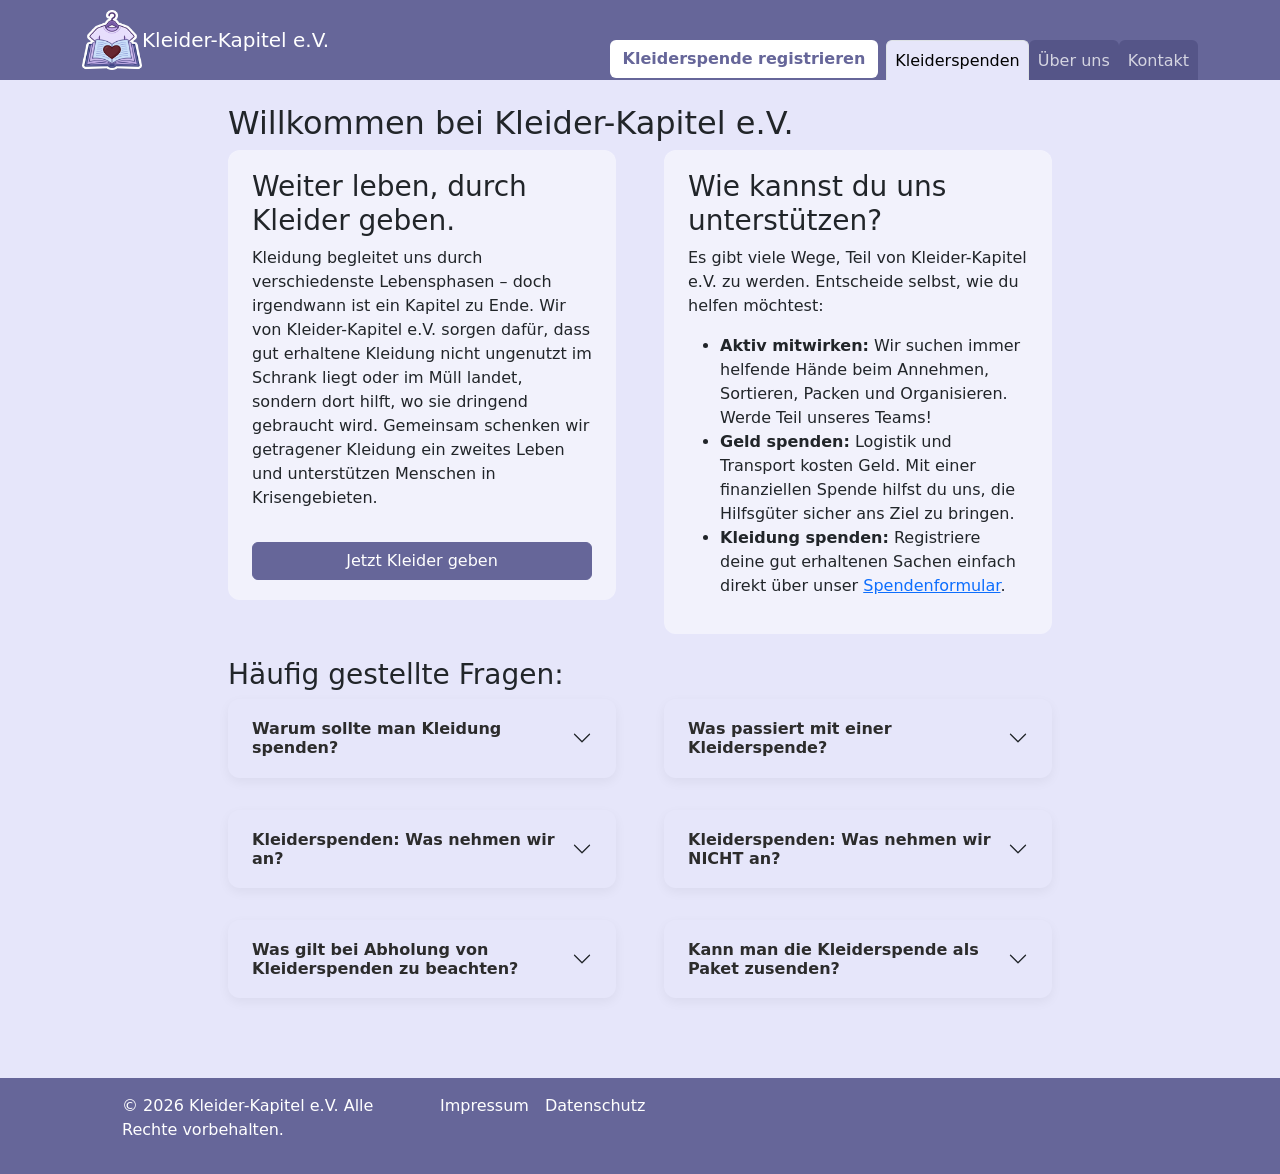
<file: index.html>
<!DOCTYPE html>
<html lang="de">
<head>
    <meta charset="UTF-8">
    <meta name="viewport" content="width=device-width, initial-scale=1.0">
    <title>Kleider-Kapitel</title>
    
    <link rel="apple-touch-icon" sizes="180x180" href="img/apple-touch-icon.png">
    <link rel="icon" type="image/png" sizes="32x32" href="img/favicon-32x32.png">
    <link rel="icon" type="image/png" sizes="16x16" href="img/favicon-16x16.png">
    <link rel="manifest" href="/site.webmanifest">
    <link href="https://cdn.jsdelivr.net/npm/bootstrap@5.3.8/dist/css/bootstrap.min.css" rel="stylesheet" integrity="sha384-sRIl4kxILFvY47J16cr9ZwB07vP4J8+LH7qKQnuqkuIAvNWLzeN8tE5YBujZqJLB" crossorigin="anonymous">
    <link rel="stylesheet" href="css/styles.css">
    <script src="js/script.js" defer></script>
</head>
<body>
    <header>
        <nav class="navbar navbar-expand-lg" style="background-color: #666699;">
            <div class="container">
                <a href="index.html">
                    <img src="img/logo-icon.png" alt="" height="60">
                </a>
                <a class="navbar-brand" href="index.html">Kleider-Kapitel e.V.</a>
                <button class="navbar-toggler" type="button" data-bs-toggle="collapse" data-bs-target="#navbarSupportedContent" aria-controls="navbarSupportedContent" aria-expanded="false" aria-label="Toggle navigation">
                    <span class="navbar-toggler-icon"></span>
                </button>
                <div class="collapse navbar-collapse" id="navbarSupportedContent">
                    <ul class="navbar-nav justify-content-end nav-tabs ms-auto mb-2 mb-lg-0">
                        <li class="nav-item me-2">
                            <a class="btn my-auto" style="background-color: white; color: #666699;" href="formular.html"><strong>Kleiderspende registrieren</strong></a>
                        </li>
                        <li class="nav-item">
                            <a class="nav-link active" aria-current="page" href="index.html">Kleiderspenden</a>
                        </li>
                        <li class="nav-item">
                            <a class="nav-link" href="ueber-uns.html">Über uns</a>
                        </li>
                        <li class="nav-item">
                            <a class="nav-link" href="kontakt.html">Kontakt</a>
                        </li>
                    </ul>
                </div>
            </div>
        </nav>
    </header>

    <main class="px-3">
        <div class="row justify-content-center">
            <div class="col-lg-8 mb-4">
                <h2>Willkommen bei Kleider-Kapitel e.V.</h2>

                <!-- OBERE REIHE: zwei Textblöcke nebeneinander -->
                <div class="row gx-5 mb-4">
                    <div class="col-lg-6">
                        <div id="motto">
                            <h3>Weiter leben, durch Kleider geben.</h3>
                            <p>Kleidung begleitet uns durch verschiedenste Lebensphasen – doch irgendwann ist ein Kapitel zu Ende. Wir von Kleider-Kapitel e.V. sorgen dafür, dass gut erhaltene Kleidung nicht ungenutzt im Schrank liegt oder im Müll landet, sondern dort hilft, wo sie dringend gebraucht wird. Gemeinsam schenken wir getragener Kleidung ein zweites Leben und unterstützen Menschen in Krisengebieten.</p>
                            <a href="formular.html" class="btn btn-primary w-100 mt-3">Jetzt Kleider geben</a>
                        </div>
                    </div>
                    <div class="col-lg-6">
                        <div id="unterstuetzung">
                            <h3>Wie kannst du uns unterstützen?</h3>
                            <p>Es gibt viele Wege, Teil von Kleider-Kapitel e.V. zu werden. Entscheide selbst, wie du helfen möchtest:</p>
                            <ul>
                                <li><strong>Aktiv mitwirken:</strong> Wir suchen immer helfende Hände beim Annehmen, Sortieren, Packen und Organisieren. Werde Teil unseres Teams!</li>
                                <li><strong>Geld spenden:</strong> Logistik und Transport kosten Geld. Mit einer finanziellen Spende hilfst du uns, die Hilfsgüter sicher ans Ziel zu bringen.</li>
                                <li><strong>Kleidung spenden:</strong> Registriere deine gut erhaltenen Sachen einfach direkt über unser <a href="formular.html">Spendenformular</a>.</li>
                            </ul>
                        </div>
                    </div>
                </div>

                <!-- UNTERE REIHE: sechs Accordions mit "FAQ" 2x3 -->
                <div class="row gx-5" id="faq">
                    <h3>Häufig gestellte Fragen:</h3>
                    <div class="col-lg-6 mb-3">
                        <div class="accordion accordion-flush">
                            <div class="accordion-item" style="background: transparent;">
                                <h3 class="accordion-header">
                                    <button class="accordion-button collapsed" type="button"
                                            data-bs-toggle="collapse" data-bs-target="#collapse-warum"
                                            style="background: transparent;">
                                        Warum sollte man Kleidung spenden?
                                    </button>
                                </h3>
                                <div id="collapse-warum" class="accordion-collapse collapse">
                                    <div class="accordion-body px-3">
                                        <h4>Neues Lebenskapitel für Kleider, durch weitergeben</h4>
                                        <p>Fast Fashion und ständiger Überkonsum sorgen dafür, dass unsere Kleiderschränke aus allen Nähten platzen. Kinder wachsen gefühlt über Nacht aus ihren Sachen heraus, und viele Kleidungsstücke liegen ungetragen im Regal.<br>
                                            Der Versuch, abgelegte Kleidung privat weiterzuverkaufen, kostet viel Zeit, Mühe und Nerven – und durch das riesige Angebot auf Secondhand-Plattformen bleibt man oft trotzdem darauf sitzen.<br>
                                            Deine Kleiderspende ist der einfachere und nachhaltigere Weg:<br>
                                            Du schaffst wieder Platz zu Hause, schonst Ressourcen und tust gleichzeitig etwas direkt Gutes für Menschen in Not.
                                        </p>
                                    </div>
                                </div>
                            </div>
                        </div>
                    </div>

                    <div class="col-lg-6 mb-3">
                        <div class="accordion accordion-flush">
                            <div class="accordion-item" style="background: transparent;">
                                <h3 class="accordion-header">
                                    <button class="accordion-button collapsed" type="button"
                                            data-bs-toggle="collapse" data-bs-target="#collapse-passiert"
                                            style="background: transparent;">
                                        Was passiert mit einer Kleiderspende?
                                    </button>
                                </h3>
                                <div id="collapse-passiert" class="accordion-collapse collapse">
                                    <div class="accordion-body p-3">
                                        <h4>Gespendete Kleidung durchläuft folgenden Prozess:</h4>
                                        <ul>
                                            <li><strong>Sortierung:</strong> Unsere ehrenamtlichen Vereinsmitglieder prüfen und sortieren jede Spende sorgfältig per Hand.</li>
                                            <li><strong>Einlagerung:</strong> Die Kleidung wird ordentlich und trocken in unserem Vereinslager aufbewahrt.</li>
                                            <li><strong>Verpackung &amp; Transport:</strong> Sobald ein Transport ansteht, verpacken wir die benötigten Sachen zielgerichtet und senden sie direkt in das jeweils ausgewählte Krisengebiet.</li>
                                        </ul>
                                        <p>So stellen wir sicher, dass deine Spende genau dort ankommt, wo sie am dringendsten benötigt wird.</p>
                                    </div>
                                </div>
                            </div>
                        </div>
                    </div>

                    <div class="col-lg-6 mb-3">
                        <div class="accordion accordion-flush">
                            <div class="accordion-item" style="background: transparent;">
                                <h3 class="accordion-header">
                                    <button class="accordion-button collapsed" type="button"
                                            data-bs-toggle="collapse" data-bs-target="#collapse-was"
                                            style="background: transparent;">
                                        Kleiderspenden: Was nehmen wir an?
                                    </button>
                                </h3>
                                <div id="collapse-was" class="accordion-collapse collapse">
                                    <div class="accordion-body p-3">
                                        <h4>Das können wir annehmen:</h4>
                                        <p>Damit deine Kleidung schnell bei den betroffenen Menschen ankommt, hilft uns eine passgenaue Spende. Wir freuen uns über:</p>
                                        <ul>
                                            <li><strong>Bekleidung</strong>: Damen-, Herren- und Kinderkleidung für jede Jahreszeit.</li>
                                            <li><strong>Accessoires</strong>: Gürtel, Mützen, Hüte, Schals, Krawatten u. Ä.</li>
                                            <li><strong>Schuhe</strong>: Nur paarweise (am besten zusammengebunden).</li>
                                            <li><strong>Decken</strong>: Sauber und gut erhalten.</li>
                                        </ul>
                                        <p><strong><em>Wichtige Grundregel: Bitte spende nur Sachen, die sauber, trocken und funktionsfähig sind – so, wie du sie auch deinen Freunden weitergeben würdest.</em></strong></p>
                                        <h5>So verpackst du deine Spende richtig:</h5>
                                        <p>Bitte gib deine Kleidung sicher verpackt in stabilen Kartons, Säcken oder Tüten bei uns ab. Das erleichtert uns den Transport und schützt die Sachen vor Schmutz und Feuchtigkeit.</p>
                                    </div>
                                </div>
                            </div>
                        </div>
                    </div>

                    
                    <div class="col-lg-6 mb-3">
                        <div class="accordion accordion-flush">
                            <div class="accordion-item" style="background: transparent;">
                                <h3 class="accordion-header">
                                    <button class="accordion-button collapsed" type="button"
                                            data-bs-toggle="collapse" data-bs-target="#collapse-nicht"
                                            style="background: transparent;">
                                        Kleiderspenden: Was nehmen wir NICHT an?
                                    </button>
                                </h3>
                                <div id="collapse-nicht" class="accordion-collapse collapse">
                                    <div class="accordion-body p-3">
                                        <h4>Das können wir leider NICHT annehmen:</h4>
                                        <p>Aus hygienischen Gründen und wegen begrenzter Kapazitäten gibt es Dinge, die wir nicht annehmen können:</p>
                                        <ul>
                                            <li>Beschädigte Kleidung (z.B. mit Löchern, defekten Reißverschlüssen, fehlenden Knöpfen)</li>
                                            <li>Verschmutzte Kleidung</li>
                                            <li>Nasse/klamme Kleidung</li>
                                            <li>Kleidung, die nicht mehr tragbar ist</li>
                                            <li>Unterwäsche oder Socken</li>
                                            <li>Echtpelz</li>
                                            <li>Leder</li>
                                        </ul>
                                        <h6>Warum sind wir hier so streng?</h6>
                                        <p>Als ehrenamtlicher Verein haben wir weder die Ressourcen noch die Kapazitäten, Kleidung zu waschen oder zu reparieren. Zudem besteht bei feuchter Kleidung im Lager und beim Transport große Schimmelgefahr, wodurch auch gute Spenden unbrauchbar werden könnten.</p>
                                        <h6>Was tun mit kaputter oder stark verschlissener Kleidung?</h6>
                                        <p>Kleidung, die nicht mehr tragbar ist, gehört bitte nicht in die Spende. Entsorge stark beschädigte oder verschmutzte Textilien direkt im Hausmüll (Restmüll) oder bringe sie zu kommunalen Wertstoffhöfen zur Verwertung.</p>
                                    </div>
                                </div>
                            </div>
                        </div>
                    </div>

                    <div class="col-lg-6 mb-3">
                        <div class="accordion accordion-flush">
                            <div class="accordion-item" style="background: transparent;">
                                <h3 class="accordion-header">
                                    <button class="accordion-button collapsed" type="button"
                                            data-bs-toggle="collapse" data-bs-target="#collapse-abholung"
                                            style="background: transparent;">
                                        Was gilt bei Abholung von Kleiderspenden zu beachten?
                                    </button>
                                </h3>
                                <div id="collapse-abholung" class="accordion-collapse collapse">
                                    <div class="accordion-body p-3">
                                        <h4>Voraussetzungen und Hinweise bei Abholung per Sammelfahrzeug:</h4>
                                        <p>
                                            <ul>
                                                <li><strong>Sammelgebiet:</strong> Eine Abholung bieten wir aktuell ausschließlich für Adressen in unserem regionalen Sammelgebiet (Umkreis von 31415 Kleiderstadt) an.</li>
                                                <li><strong>Vorlaufzeit & Planung:</strong> Abholtermine lassen sich stets für die übernächste Woche buchen. Dieser Vorlauf erlaubt es uns, die Fahrrouten unserer Fahrzeuge optimal zusammenzulegen, CO₂-Emissionen zu minimieren und eine verlässliche Logistik zu garantieren.</li>
                                                <li><strong>Vorbereitung:</strong> Bitte verpacke die gespendete Kleidung sauber in Säcken oder Kartons. Unser Abholteam nimmt die Spende im gewählten Zeitfenster direkt an der Haustür entgegen.</li>
                                            </ul>
                                        </p>
                                    </div>
                                </div>
                            </div>
                        </div>
                    </div>

                    <div class="col-lg-6 mb-3">
                        <div class="accordion accordion-flush">
                            <div class="accordion-item" style="background: transparent;">
                                <h3 class="accordion-header">
                                    <button class="accordion-button collapsed" type="button"
                                            data-bs-toggle="collapse" data-bs-target="#collapse-paketspenden"
                                            style="background: transparent;">
                                        Kann man die Kleiderspende als Paket zusenden?
                                    </button>
                                </h3>
                                <div id="collapse-paketspenden" class="accordion-collapse collapse">
                                    <div class="accordion-body p-3">
                                        <h4>Kleiderspenden per Post können nicht angenommen werden</h4>
                                        <p>
                                            Als regional agierender Verein legen wir großen Wert auf eine nachhaltige und kosteneffiziente Logistik. Der Postversand würde hohe Portokosten verursachen und unnötigen CO₂-Ausstoß durch lange Transportwege erzeugen. Zudem können wir durch die persönliche Abgabe vor Ort sowie unsere gezielte Abholung im Sammelbereich die Qualität der Spenden direkt prüfen und die Weiterverteilung optimal planen.
                                        </p>
                                    </div>
                                </div>
                            </div>
                        </div>
                    </div>

                </div>

            </div>
        </div>
    </main>

    <footer class="px-3">
        <div class="row justify-content-center">
            <div class="col-md-3">
                <p>&copy; 2026 Kleider-Kapitel e.V. Alle Rechte vorbehalten.</p>
            </div>
            <div class="col-md-7">
                <nav>
                    <ul class="list-unstyled d-flex gap-3">
                        <li><a href="impressum.html">Impressum</a></li>
                        <li><a href="datenschutz.html">Datenschutz</a></li>
                    </ul>
                </nav>
            </div>
        </div>
    </footer>

    <script src="https://cdn.jsdelivr.net/npm/bootstrap@5.3.8/dist/js/bootstrap.bundle.min.js" integrity="sha384-FKyoEForCGlyvwx9Hj09JcYn3nv7wiPVlz7YYwJrWVcXK/BmnVDxM+D2scQbITxI" crossorigin="anonymous"></script>
</body>
</html>
</file>
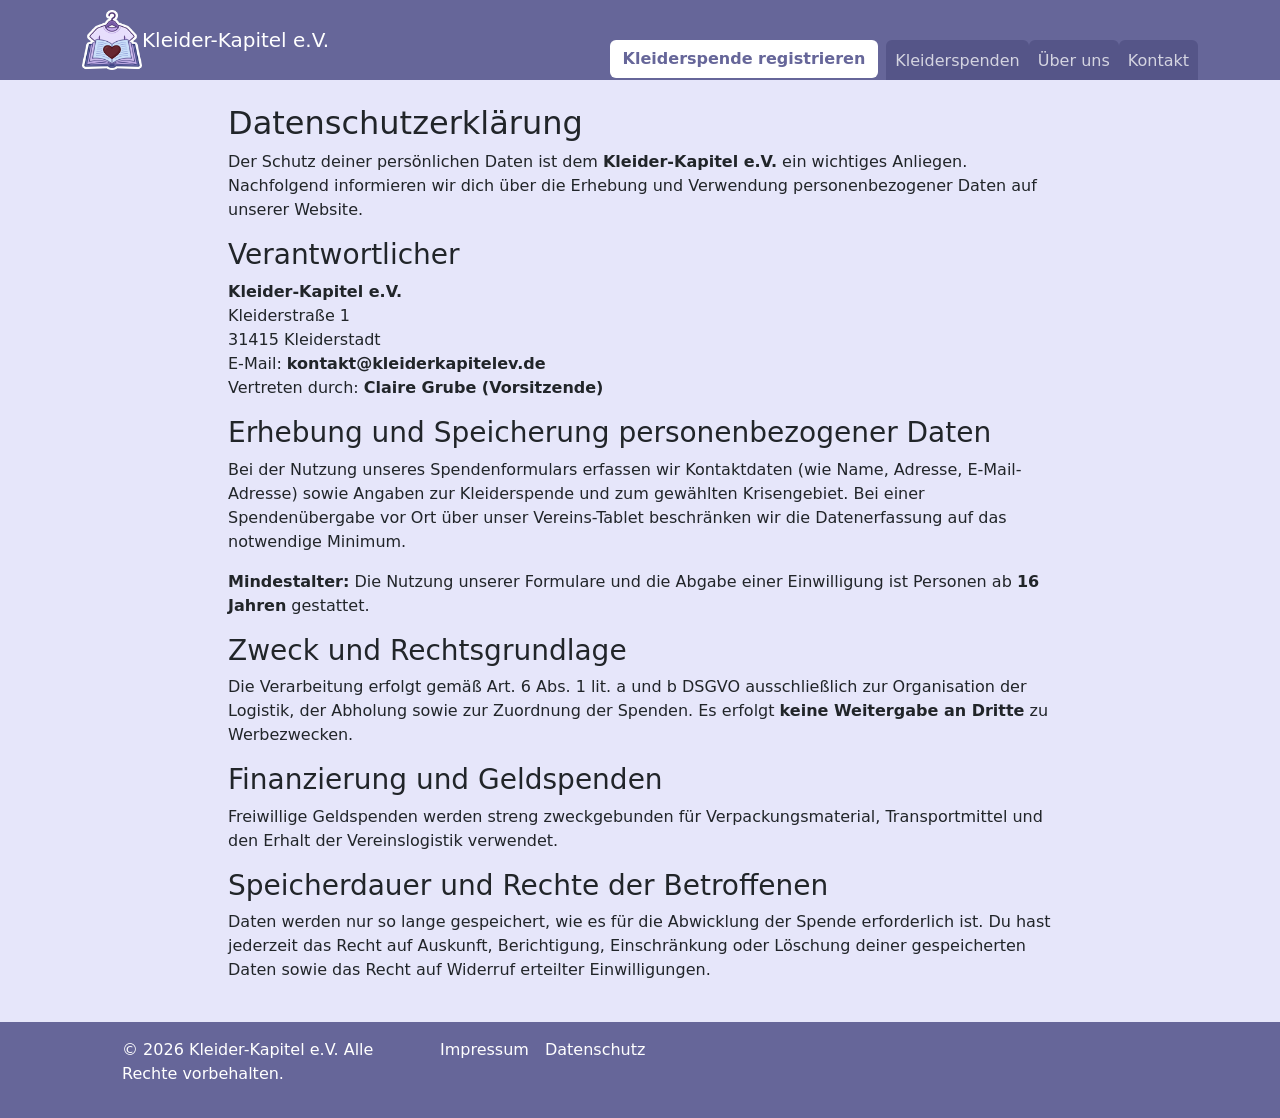
<file: datenschutz.html>
<!DOCTYPE html>
<html lang="de">
<head>
    <meta charset="UTF-8">
    <meta name="viewport" content="width=device-width, initial-scale=1.0">
    <title>Kleider-Kapitel</title>
    
    <link rel="apple-touch-icon" sizes="180x180" href="img/apple-touch-icon.png">
    <link rel="icon" type="image/png" sizes="32x32" href="img/favicon-32x32.png">
    <link rel="icon" type="image/png" sizes="16x16" href="img/favicon-16x16.png">
    <link rel="manifest" href="/site.webmanifest">
    <link href="https://cdn.jsdelivr.net/npm/bootstrap@5.3.8/dist/css/bootstrap.min.css" rel="stylesheet" integrity="sha384-sRIl4kxILFvY47J16cr9ZwB07vP4J8+LH7qKQnuqkuIAvNWLzeN8tE5YBujZqJLB" crossorigin="anonymous">
    <link rel="stylesheet" href="css/styles.css">
    <script src="js/script.js" defer></script>
</head>
<body>
    <header>
        <nav class="navbar navbar-expand-lg" style="background-color: #666699;">
            <div class="container">
                <a href="index.html">
                    <img src="img/logo-icon.png" alt="" height="60">
                </a>
                <a class="navbar-brand" href="index.html">Kleider-Kapitel e.V.</a>
                <button class="navbar-toggler" type="button" data-bs-toggle="collapse" data-bs-target="#navbarSupportedContent" aria-controls="navbarSupportedContent" aria-expanded="false" aria-label="Toggle navigation">
                    <span class="navbar-toggler-icon"></span>
                </button>
                <div class="collapse navbar-collapse" id="navbarSupportedContent">
                    <ul class="navbar-nav justify-content-end nav-tabs ms-auto mb-2 mb-lg-0">
                        <li class="nav-item me-2">
                            <a class="btn my-auto" style="background-color: white; color: #666699;" href="formular.html"><strong>Kleiderspende registrieren</strong></a>
                        </li>
                        <li class="nav-item">
                            <a class="nav-link" href="index.html">Kleiderspenden</a>
                        </li>
                        <li class="nav-item">
                            <a class="nav-link" href="ueber-uns.html">Über uns</a>
                        </li>
                        <li class="nav-item">
                            <a class="nav-link" href="kontakt.html">Kontakt</a>
                        </li>
                    </ul>
                </div>
            </div>
        </nav>
    </header>
    <main class="px-3">
        <div class="row justify-content-center">
            <div class="col-lg-8">
                <h2>Datenschutzerklärung</h2>
                <p>
                Der Schutz deiner persönlichen Daten ist dem <strong>Kleider-Kapitel e.V.</strong> ein wichtiges Anliegen. Nachfolgend informieren wir dich über die Erhebung und Verwendung personenbezogener Daten auf unserer Website.
                </p>

                <h3>Verantwortlicher</h3>
                <p>
                <strong>Kleider-Kapitel e.V.</strong><br>
                Kleiderstraße 1<br>
                31415 Kleiderstadt<br>
                E-Mail: <strong>kontakt@kleiderkapitelev.de</strong><br>
                Vertreten durch: <strong>Claire Grube (Vorsitzende)</strong>
                </p>

                <h3>Erhebung und Speicherung personenbezogener Daten</h3>
                <p>
                Bei der Nutzung unseres Spendenformulars erfassen wir Kontaktdaten (wie Name, Adresse, E-Mail-Adresse) sowie Angaben zur Kleiderspende und zum gewählten Krisengebiet. Bei einer Spendenübergabe vor Ort über unser Vereins-Tablet beschränken wir die Datenerfassung auf das notwendige Minimum.
                </p>
                <p>
                <strong>Mindestalter:</strong> Die Nutzung unserer Formulare und die Abgabe einer Einwilligung ist Personen ab <strong>16 Jahren</strong> gestattet.
                </p>

                <h3>Zweck und Rechtsgrundlage</h3>
                <p>
                Die Verarbeitung erfolgt gemäß Art. 6 Abs. 1 lit. a und b DSGVO ausschließlich zur Organisation der Logistik, der Abholung sowie zur Zuordnung der Spenden. Es erfolgt <strong>keine Weitergabe an Dritte</strong> zu Werbezwecken.
                </p>

                <h3>Finanzierung und Geldspenden</h3>
                <p>
                Freiwillige Geldspenden werden streng zweckgebunden für Verpackungsmaterial, Transportmittel und den Erhalt der Vereinslogistik verwendet.
                </p>

                <h3>Speicherdauer und Rechte der Betroffenen</h3>
                <p>
                Daten werden nur so lange gespeichert, wie es für die Abwicklung der Spende erforderlich ist. Du hast jederzeit das Recht auf Auskunft, Berichtigung, Einschränkung oder Löschung deiner gespeicherten Daten sowie das Recht auf Widerruf erteilter Einwilligungen.
                </p>
            </div>
        </div>
    </main>
    <footer class="px-3">
        <div class="row justify-content-center">
            <div class="col-md-3">
                <p>&copy; 2026 Kleider-Kapitel e.V. Alle Rechte vorbehalten.</p>
            </div>
            <div class="col-md-7">
                <nav>
                    <ul class="list-unstyled d-flex gap-3">
                        <li><a href="impressum.html">Impressum</a></li>
                        <li><a href="datenschutz.html">Datenschutz</a></li>
                    </ul>
                </nav>
            </div>
        </div>
    </footer>
    <script src="https://cdn.jsdelivr.net/npm/bootstrap@5.3.8/dist/js/bootstrap.bundle.min.js" integrity="sha384-FKyoEForCGlyvwx9Hj09JcYn3nv7wiPVlz7YYwJrWVcXK/BmnVDxM+D2scQbITxI" crossorigin="anonymous"></script>
</body>
</html>
</file>
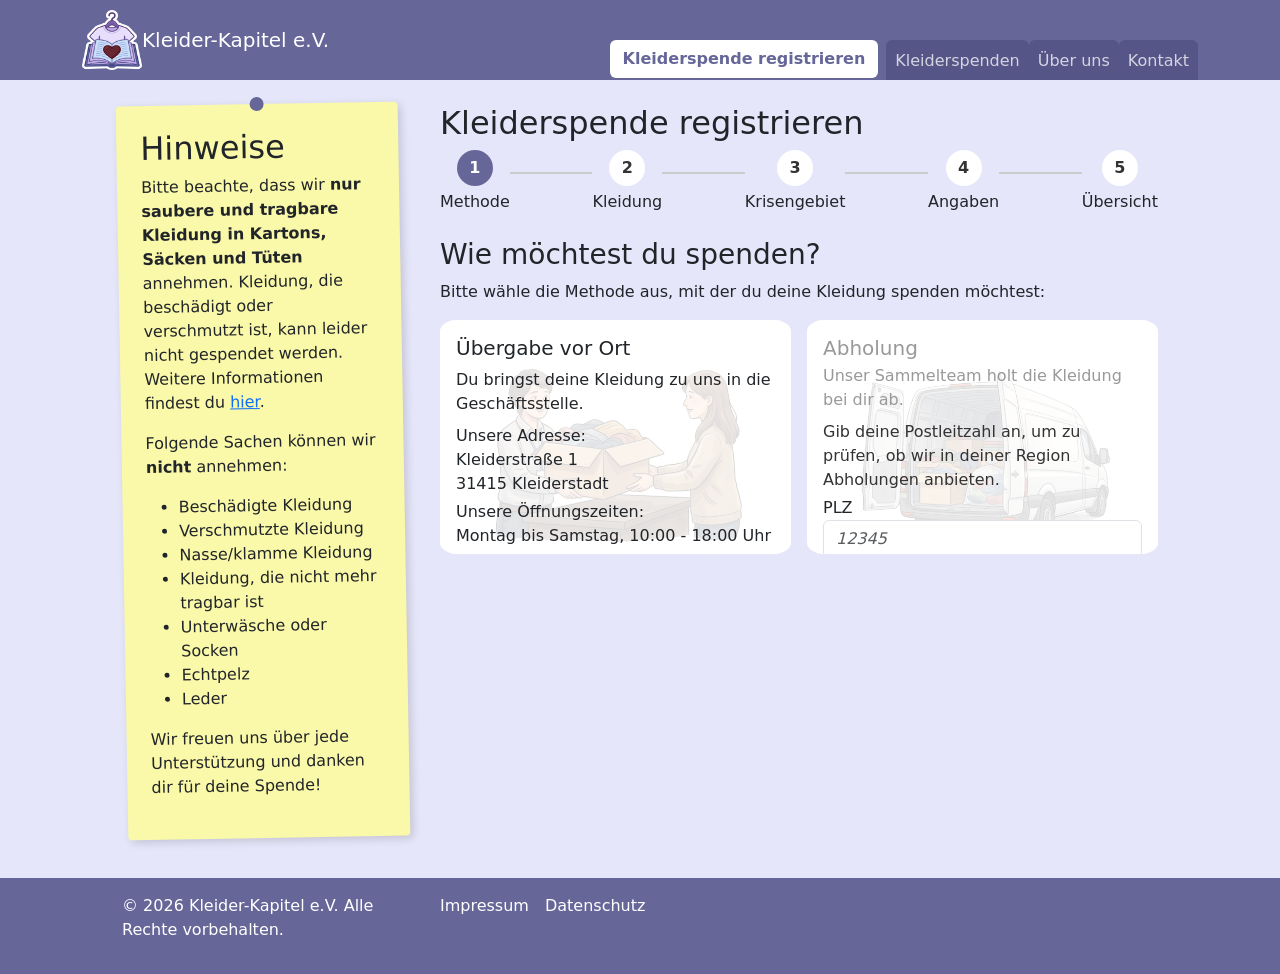
<file: formular.html>
<!DOCTYPE html>
<html lang="de">
<head>
    <meta charset="UTF-8">
    <meta name="viewport" content="width=device-width, initial-scale=1.0">
    <title>Kleider-Kapitel</title>
    
    <link rel="apple-touch-icon" sizes="180x180" href="img/apple-touch-icon.png">
    <link rel="icon" type="image/png" sizes="32x32" href="img/favicon-32x32.png">
    <link rel="icon" type="image/png" sizes="16x16" href="img/favicon-16x16.png">
    <link rel="manifest" href="/site.webmanifest">
    <link href="https://cdn.jsdelivr.net/npm/bootstrap@5.3.8/dist/css/bootstrap.min.css" rel="stylesheet" integrity="sha384-sRIl4kxILFvY47J16cr9ZwB07vP4J8+LH7qKQnuqkuIAvNWLzeN8tE5YBujZqJLB" crossorigin="anonymous">
    <link rel="stylesheet" href="css/styles.css">
    <script src="js/script.js" defer></script>
</head>
<body>
    <header>
        <nav class="navbar navbar-expand-lg" style="background-color: #666699;">
            <div class="container">
                <a href="index.html">
                    <img src="img/logo-icon.png" alt="" height="60">
                </a>
                <a class="navbar-brand" href="index.html">Kleider-Kapitel e.V.</a>
                <button class="navbar-toggler" type="button" data-bs-toggle="collapse" data-bs-target="#navbarSupportedContent" aria-controls="navbarSupportedContent" aria-expanded="false" aria-label="Toggle navigation">
                    <span class="navbar-toggler-icon"></span>
                </button>
                <div class="collapse navbar-collapse" id="navbarSupportedContent">
                    <ul class="navbar-nav justify-content-end nav-tabs ms-auto mb-2 mb-lg-0">
                        <li class="nav-item me-2">
                            <a class="btn my-auto" style="background-color: white; color: #666699;" href="formular.html"><strong>Kleiderspende registrieren</strong></a>
                        </li>
                        <li class="nav-item">
                            <a class="nav-link" href="index.html">Kleiderspenden</a>
                        </li>
                        <li class="nav-item">
                            <a class="nav-link" href="ueber-uns.html">Über uns</a>
                        </li>
                        <li class="nav-item">
                            <a class="nav-link" href="kontakt.html">Kontakt</a>
                        </li>
                    </ul>
                </div>
            </div>
        </nav>
    </header>
    <main class="px-3">
        <div class="row justify-content-center">
            <!-- HINWEIS-SEKTION -->
            <div class="col-lg-3 pe-4">
                <div class="d-lg-none mb-3">
                    <button class="btn btn-outline-secondary w-100" type="button" data-bs-toggle="collapse" data-bs-target="#hinweise-content">Hinweise ein-/ausblenden</button>
                </div>
                <div class="sticky-lg-top mb-3">
                    <div id="hinweise-content" class="collapse d-lg-block">
                    <h2>Hinweise</h2>
                    <p>Bitte beachte, dass wir <strong>nur saubere und tragbare Kleidung in Kartons, Säcken und Tüten</strong> annehmen. Kleidung, die beschädigt oder verschmutzt ist, kann leider nicht gespendet werden. Weitere Informationen findest du <a href="index.html#faq">hier</a>.</p>
                    <p>Folgende Sachen können wir <strong>nicht</strong> annehmen:</p>
                    <ul>
                        <li>Beschädigte Kleidung</li>
                        <li>Verschmutzte Kleidung</li>
                        <li>Nasse/klamme Kleidung</li>
                        <li>Kleidung, die nicht mehr tragbar ist</li>
                        <li>Unterwäsche oder Socken</li>
                        <li>Echtpelz</li>
                        <li>Leder</li>
                    </ul>
                    <p>Wir freuen uns über jede Unterstützung und danken dir für deine Spende!</p>
                    </div>
                </div>
            </div>

            <!-- REGISTRIERUNGSSEKTIONEN -->
            <div class="col-lg-7">
                <h2 id="regIP">Kleiderspende registrieren</h2>
                <h2 id="regDONE" style="display: none">Kleiderspende registriert</h2>
                <!-- FORTSCHRITTLEISTE -->
                <section id="Registrierungsschritte">
                    <div class="fortschrittsleiste" id="fortschrittsleiste">
                        <div class="schritt aktiv" id="schritt-1">
                            <div class="kreis">1</div>
                            <span>Methode</span>
                        </div>
                        <div class="linie"></div>
                        <div class="schritt gesperrt" id="schritt-2">
                            <div class="kreis">2</div>
                            <span>Kleidung</span>
                        </div>
                        <div class="linie"></div>
                        <div class="schritt gesperrt" id="schritt-3">
                            <div class="kreis">3</div>
                            <span>Krisengebiet</span>
                        </div>
                        <div class="linie"></div>
                        <div class="schritt gesperrt" id="schritt-4">
                            <div class="kreis">4</div>
                            <span>Angaben</span>
                        </div>
                         <div class="linie"></div>
                        <div class="schritt gesperrt" id="schritt-4">
                            <div class="kreis">5</div>
                            <span>Übersicht</span>
                        </div>
                    </div>
                </section>

                <!-- 1) SPENDENMETHODE -->
                <section id="sektion-spendemethode">
                    <h3>Wie möchtest du spenden?</h3>
                    <p>Bitte wähle die Methode aus, mit der du deine Kleidung spenden möchtest:</p>
                    <div class="row g-3">
                        <div class="col-12 col-md-6"> 
                            <div class="card h-100 card-spendenmethode card-uebergabe" onclick="waehleAbgabe()" style="cursor: pointer;">
                                <div class="card-body">
                                    <h5 class="card-title">Übergabe vor Ort</h5>
                                    <p class="card-text mb-2">Du bringst deine Kleidung zu uns in die Geschäftsstelle.</p>
                                    <p class="card-text mb-1">Unsere Adresse: <br>Kleiderstraße 1 <br>31415 Kleiderstadt</p>
                                    <p class="card-text mb-0">Unsere Öffnungszeiten: <br>Montag bis Samstag, 10:00 - 18:00 Uhr</p>
                                </div>
                            </div>
                        </div>
                        <div class="col-12 col-md-6">
                            <div class="card h-100 card-spendenmethode card-abholung disabled-card" id="abholkarte" onclick="waehleAbholung()" style="cursor: pointer;">
                                <div class="card-body">
                                    <h5 class="card-title mb-1">Abholung</h5>
                                    <p class="card-text mb-2">Unser Sammelteam holt die Kleidung bei dir ab.</p>
                                    <p class="card-text mb-1" id="plzHinweis">Gib deine Postleitzahl an, um zu prüfen, ob wir in deiner Region Abholungen anbieten.</p>
                                    <div>
                                        <label for="plz" class="form-label mb-0" >PLZ</label>
                                        <input type="text" class="form-control" id="plz" placeholder="12345" maxlength="5" oninput="pruefePLZ()" onclick="event.stopPropagation()" onkeydown="if(event.key === 'Enter' && !document.getElementById('abholkarte').classList.contains('disabled-card')) waehleAbholung()">
                                    </div>
                                </div>
                            </div>
                        </div>
                    </div>
                </section>
            
                <!-- 2) KLEIDERARTEN -->
                <section id="sektion-art" style="display: none;">
                    <h3>Was möchtest du spenden?</h3>
                    <p>Bitte wähle den Umfang sowie die Art der Kleidung aus, die du spenden möchtest und bestätige deine Eingabe mit <em>Weiter</em>.</p>
                    <h6>Wie viele Karton und/oder Säcke möchtest du spenden?</h6>
                    <div class="row g-2">    
                        <div class="col-12 col-md-6">
                            <label for="kartons" class="form-label">Anzahl der Kartons:</label>
                            <select class="form-select mb-0" id="kartons" onchange="pruefeUmfang()">
                                <option value="0">0 Kartons</option>
                                <option value="1-2">1 bis 2 Kartons</option>
                                <option value="3-4">3 bis 4 Kartons</option>
                                <option value=">5">Mehr als 5 Kartons</option>
                            </select>
                        </div>
                         <div class="col-12 col-md-6">
                            <label for="saecke" class="form-label">Anzahl der Säcke:</label>
                            <select class="form-select mb-0" id="saecke" onchange="pruefeUmfang()">
                                <option value="0">0 Säcke</option>
                                <option value="1-2">1 bis 2 Säcke</option>
                                <option value="3-4">3 bis 4 Säcke</option>
                                <option value=">5">Mehr als 5 Säcke</option>
                            </select>
                        </div>
                    </div>
                    <h6>Welche Kleiderart(en) möchtest du spenden? (Mehrfachauswahl möglich)</h6>
                        <div class="row g-3">
                            <div class="col-6 col-md-4">
                                <div class="card h-100 card-kleiderart card-herrenbekleidung" onclick="toggleAuswahl(this)" style="cursor: pointer;">
                                    <div class="card-body">
                                        <h5 class="card-title">Herren&shy;bekleidung</h5>
                                    </div>
                                </div>
                            </div>
                            <div class="col-6 col-md-4">
                                <div class="card h-100 card-kleiderart card-damenbekleidung" onclick="toggleAuswahl(this)" style="cursor: pointer;">
                                    <div class="card-body">
                                        <h5 class="card-title">Damen&shy;bekleidung</h5>
                                    </div>
                                </div>
                            </div>
                            <div class="col-6 col-md-4">
                                <div class="card h-100 card-kleiderart card-kinderbekleidung" onclick="toggleAuswahl(this)" style="cursor: pointer;">
                                    <div class="card-body">
                                        <h5 class="card-title">Kinder&shy;bekleidung</h5>
                                    </div>
                                </div>
                            </div> 
                            <div class="col-6 col-md-4">
                                <div class="card h-100 card-kleiderart card-accessoires" onclick="toggleAuswahl(this)" style="cursor: pointer;">
                                    <div class="card-body">
                                        <h5 class="card-title">Accessoires</h5>
                                    </div>
                                </div>
                            </div>
                            <div class="col-6 col-md-4">
                                <div class="card h-100 card-kleiderart card-schuhe" onclick="toggleAuswahl(this)" style="cursor: pointer;">
                                    <div class="card-body">
                                        <h5 class="card-title">Schuhe</h5>
                                    </div>
                                </div>
                            </div>  
                            <div class="col-6 col-md-4">
                                <div class="card h-100 card-kleiderart card-decken" onclick="toggleAuswahl(this)" style="cursor: pointer;">
                                    <div class="card-body">
                                        <h5 class="card-title">Decken</h5>
                                    </div>
                                </div>
                            </div>
                        </div> <!-- row mit Karten -->
                        <div class="row mt-3">
                            <div class="d-grid gap-2 d-md-flex justify-content-md-between">
                                <button type="button" onclick="zurueckZuSpendemethode()" style="cursor:pointer;" class="btn btn-primary">Zurück</button>
                                <button type="button" onclick="weiterZuKrisengebiet()" id="btn-weiter-krisengebiet" style="cursor:pointer;" disabled class="btn btn-primary">Weiter</button>
                            </div>
                        </div> <!-- row mit Buttons -->
                    
                </section>

                <!-- 3) KRISENGEBIET -->
                <section id="sektion-krisengebiet" style="display: none;">
                    <h3>Wohin soll deine Spende gehen?</h3>
                    <p>Bitte wähle das Krisengebiet aus, in das du deine Kleidung spenden möchtest und bestätige deine Eingabe mit <em>Weiter</em>.</p>
                        <div class="row g-3">
                            <div class="col-6 col-md-4">
                                <div class="card h-100 card-krisengebiet card-krisengebiet-deutschland" onclick="waehleKrisengebiet(this)" style="cursor: pointer;">
                                    <div class="card-body">
                                        <h5 class="card-title">Deutschland</h5>
                                    </div>
                                </div>
                            </div>
                            <div class="col-6 col-md-4">
                                <div class="card h-100 card-krisengebiet card-krisengebiet-ukraine" onclick="waehleKrisengebiet(this)" style="cursor: pointer;">
                                    <div class="card-body">
                                        <h5 class="card-title">Ukraine</h5>
                                    </div>
                                </div>
                            </div>
                            <div class="col-6 col-md-4">
                                <div class="card h-100 card-krisengebiet card-krisengebiet-syrien" onclick="waehleKrisengebiet(this)" style="cursor: pointer;">
                                    <div class="card-body">
                                        <h5 class="card-title">Syrien</h5>
                                    </div>
                                </div>
                            </div>
                            <div class="col-6 col-md-4">
                                <div class="card h-100 card-krisengebiet card-krisengebiet-afghanistan" onclick="waehleKrisengebiet(this)" style="cursor: pointer;">
                                    <div class="card-body">
                                        <h5 class="card-title">Afghanistan</h5>
                                    </div>
                                </div>
                            </div>
                            <div class="col-6 col-md-4">
                                <div class="card h-100 card-krisengebiet card-krisengebiet-sudan" onclick="waehleKrisengebiet(this)" style="cursor: pointer;">
                                    <div class="card-body">
                                        <h5 class="card-title">Sudan</h5>
                                    </div>
                                </div>
                            </div>
                            <div class="col-6 col-md-4">
                                <div class="card h-100 card-krisengebiet card-krisengebiet-egal" onclick="waehleKrisengebiet(this)" style="cursor: pointer;">
                                    <div class="card-body">
                                        <h5 class="card-title">Keine Angabe</h5>
                                        <p class="card-text">Verein soll entscheiden</p>
                                    </div>
                                </div>
                            </div>
                        </div> <!-- row mit Karten -->
                        <div class="row mt-3">
                            <div class="d-grid gap-2 d-md-flex justify-content-md-between">
                                <button type="button" onclick="zurueckZuArt()" style="cursor:pointer;" class="btn btn-primary">Zurück</button>
                                <button type="button" onclick="weiterZuAngaben()" id="btn-weiter-angaben" style="cursor:pointer;" disabled class="btn btn-primary">Weiter</button>
                            </div>
                        </div> <!-- row mit Buttons --> 
  
                </section>

                <!-- 4) PERSÖNLICHE ANGABEN -->
                    
                <section id="sektion-angaben" style="display: none;">
                    <h3>Persönliche Angaben</h3>
                    <p>Bitte gib deine Daten ein. Pflichtfelder sind mit einem Sternchen (*) versehen.</p>
                    <p>Hinweis zum Datenschutz:</strong> Deine Kontaktdaten verwenden wir ausschließlich für Rückfragen zu deiner Kleiderspende sowie zur Zusendung deiner Spendenbestätigung. Wir geben deine Daten niemals an Dritte weiter.</p>
                    <div class="mb-3" >
                        <label for="vorname" class="form-label">Vorname*</label>
                        <input type="text" class="form-control" id="vorname" placeholder="Vorname" oninput="toggleWeiterButton()">
                    </div>
                    <div class="mb-3">
                        <label for="name" class="form-label">Nachname*</label>
                        <input type="text" class="form-control" id="name" placeholder="Nachname" oninput="toggleWeiterButton()">
                    </div>
                    <div class="mb-3">
                        <label for="email" class="form-label">E-Mail-Adresse*</label>
                        <input type="email" class="form-control" id="email" placeholder="E-Mail-Adresse" oninput="toggleWeiterButton()">
                        <div class="invalid-feedback">Bitte gib eine gültige E-Mail-Adresse ein (z.B. name@beispiel.de).</div>
                    </div>
                    <div id="abholangaben" style="display: none;">
                        <div class="row">
                            <h6>Abholadresse</h6>
                            <div class="col-md-8 mb-3">
                                <label for="straße" class="form-label">Straße*</label>
                                <input type="text" class="form-control" id="straße" placeholder="Straße" oninput="toggleWeiterButton()">
                            </div>
                            <div class="col-md-4 mb-3">
                                <label for="hausnummer" class="form-label">Hausnummer*</label>
                                <input type="text" class="form-control" id="hausnummer" placeholder="Hausnummer" oninput="toggleWeiterButton()">
                            </div>
                            <div class="col-md-8 mb-3">
                                <label for="adresszusatz" class="form-label">Adresszusatz</label>
                                <input type="text" class="form-control" id="adresszusatz" placeholder="optional: Adresszusatz, z.B. Etage, c/o...">
                            </div>
                            <div class="col-md-4 mb-3">
                                <label for="telnummer" class="form-label">Telefon-/Mobilfunknummer</label>
                                <input type="text" class="form-control" id="telnummer" placeholder="optional für Rückfragen am Abholtag">
                            </div>
                            <div class="col-md-4 mb-3">
                                <label for="abholplz" class="form-label">PLZ*</label>
                                <input type="text" class="form-control" id="abholplz" placeholder="PLZ" maxlength="5" oninput="toggleWeiterButton(); pruefeAbholPLZ()">
                                <div id="fehlerAbholPLZ" class="form-text" style="color: red; display: none;">Die Abholadresse muss im Raum 31... liegen.</div>
                            </div>
                            <div class="col-md-8 mb-3">
                                <label for="abholort" class="form-label">Ort*</label>
                                <input type="text" class="form-control" id="abholort" placeholder="Ort" oninput="toggleWeiterButton()">
                            </div>
                        </div> <!-- ENDE Eingabefelder für Abholadresse -->
                        <div class="mb-3">
                            <label for="abholtag" class="form-label">Wunsch-Abholtermin*</label>
                            <select class="form-select" id="abholtag" onchange="toggleWeiterButton()">
                                <option value="">Bitte wählen</option>
                            </select>
                        </div>
                        <div class="mb-3">
                            <label for="abholzeit" class="form-label">Wunsch-Abholzeit*</label>
                            <select class="form-select" id="abholzeit" onchange="toggleWeiterButton()">
                                <option value="">Bitte wählen</option>
                                <option value="vormittags (10:00 - 12:00 Uhr)">vormittags (10:00 - 12:00 Uhr)</option>
                                <option value="mittags (12:00 - 14:00 Uhr)">mittags (12:00 - 14:00 Uhr)</option>
                                <option value="nachmittags (14:00 - 18:00 Uhr)">nachmittags (14:00 - 18:00 Uhr)</option>
                            </select>
                        </div>
                    </div> <!-- ENDE Abholangaben (Adresse+Zeitpunkt) -->
                    <div class="row mt-3">
                        <div class="d-grid gap-2 d-md-flex justify-content-md-between">
                            <button type="button" onclick="zurueckZuKrisengebiet()" style="cursor:pointer;" class="btn btn-primary">Zurück</button>
                            <button type="button" onclick="weiterZuUebersicht()" id="btn-weiter-bestaetigung" style="cursor:pointer;"  class="btn btn-primary">Weiter</button>
                        </div>
                    </div>
                </section>
                
                <!-- 5) ÜBERSICHT VOR ABSCHLUSS -->
                <section id="sektion-uebersicht" style="display: none;">
                    <h3>Deine Angaben überprüfen</h3>
                    <p>
                        <strong>Bitte überprüfe nachfolgend noch einmal die Daten deiner Spende auf Vollständigkeit und Richtigkeit.</strong><br>
                        Solltest du Änderungen vornehmen wollen, kannst du jederzeit über die Zurück-Buttons oder direkt über die Fortschrittsleiste zum gewünschten Schritt zurückkehren.<br>
                        Wenn alle Angaben stimmen, schließe deine Spende über den Button unten ab.
                    </p>
                    <div class="row">
                        <div class="col-5 col-md-3 col-lg-3">Name:</div>
                        <div class="col-7 col-md-9 col-lg-9"><span id="uebersicht-vorname"></span> <span id="uebersicht-name"></span></div>
                    </div>
                    <div class="row">
                        <div class="col-5 col-md-3 col-lg-3">E-Mail-Adresse:</div>
                        <div class="col-7 col-md-9 col-lg-9"><span id="uebersicht-email"></span></div>
                    </div>
                    <div id="uebersicht-abholangaben" style="display: none">
                        <div class="row" id="uebersicht-telefonangabe" hidden>
                            <div class="col-5 col-md-3 col-lg-3">Telefon/Mobil:</div>
                            <div class="col-7 col-md-9 col-lg-9"><span id="uebersicht-telnummer"></span></div>
                        </div>
                        <div class="row">
                            <div class="col-5 col-md-3 col-lg-3">Straße und Hausnr.:</div>
                            <div class="col-7 col-md-9 col-lg-9"><span id="uebersicht-straße"></span> <span id="uebersicht-hausnr"></span></div>
                        </div>
                        <div class="row" id="uebersicht-adresszusatzangabe" hidden>
                            <div class="col-5 col-md-3 col-lg-3">Adresszusatz:</div>
                            <div class="col-7 col-md-9 col-lg-9"><span id="uebersicht-adresszusatz"></span></div>
                        </div>
                        <div class="row">
                            <div class="col-5 col-md-3 col-lg-3">Ort und PLZ:</div>
                            <div class="col-7 col-md-9 col-lg-9"><span id="uebersicht-ort"></span> <span id="uebersicht-plz"></span></div>
                        </div>
                        <div class="row">
                            <div class="col-5 col-md-3 col-lg-3">Abholzeitpunkt:</div>
                            <div class="col-7 col-md-9 col-lg-9"><span id="uebersicht-abholtag"></span> <span id="uebersicht-abholzeit"></span></div>
                        </div>
                    </div>
                    <div class="row">
                        <div class="col-5 col-md-3 col-lg-3">Spendenmethode:</div>
                        <div class="col-7 col-md-9 col-lg-9"><span id="uebersicht-spendenmethode"></span></div>
                    </div>
                    <div class="row">
                        <div class="col-5 col-md-3 col-lg-3">Umfang der Spende:</div>
                        <div class="col-7 col-md-9 col-lg-9"><span id="uebersicht-kartons"></span> Kartons und <span id="uebersicht-saecke"></span> Säcke</div>
                    </div>
                    <div class="row">
                        <div class="col-5 col-md-3 col-lg-3">Art der Kleidung:</div>
                        <div class="col-7 col-md-9 col-lg-9"><span id="uebersicht-kleidung-art"></span></div>
                    </div>
                    <div class="row">
                        <div class="col-5 col-md-3 col-lg-3">Krisengebiet:</div>
                        <div class="col-7 col-md-9 col-lg-9"><span id="uebersicht-krisengebiet-name"></span></div>
                    </div>
                    <br>
                    <div class="form-check"  onchange="toggleWeiterButton()">
                        <input class="form-check-input" type="checkbox" value="" id="checkAlter">
                        <label class="form-check-label" for="checkAlter"> Ich bestätige, dass ich über 16 Jahre alt bin und die <a href="datenschutz.html">Datenschutzerklärung</a> gelesen habe.*</label>
                    </div>
                    <div class="form-check" onchange="toggleWeiterButton()">
                        <input class="form-check-input" type="checkbox" value="" id="checkDatenverarbeitung">
                        <label class="form-check-label" for="checkDatenverarbeitung">Ich stimme der Verarbeitung meiner Daten gemäß der <a href="datenschutz.html">Datenschutzerklärung</a> zu.*</label>
                    </div>
                    <div class="row mt-3">
                        <div class="d-grid gap-2 d-md-flex justify-content-md-between">
                            <button type="button" onclick="zurueckZuAngaben()" style="cursor:pointer;" class="btn btn-primary">Zurück</button>
                            <button type="button" onclick="weiterZuBestaetigung()" id="btn-weiter-bestaetigung" style="cursor:pointer;"  class="btn btn-primary">Registrierung abschließen</button>
                        </div>
                    </div>
                </section>

                <!-- 6) BESTÄTIGUNG -->
                <section id="sektion-bestaetigung" style="display: none;">
                    <h3>Vielen Dank für deine Spende!</h3>
                    <p>Die Registrierung deiner Kleiderspende ist am <span id="reg-datum"></span> um <span id="reg-zeit"></span> Uhr erfolgt.<br>Eine Bestätigung wurde per E-Mail gesendet.</p>
                    <div id="infoAbgabe" style="display: none;">
                        <p>Bitte bringe deine Kleidung zu uns in die</p>
                        <p><strong>Kleiderstraße 1 <br>31415 Kleiderstadt</strong></p>
                        <p>Öffnungszeiten: Montag bis Samstag, 10:00 - 18:00 Uhr</p><br>
                    </div>
                    <div id="infoAbholung" style="display: none;">
                        <p>Unser Sammelteam wird deine Kleidung am <strong><span id="bstg-abholtag"></span></strong> <strong><span id="bstg-abholzeit"></span></strong> bei dir abholen.</p>
                        <p>Abholadresse:<br>
                            <span id="bstg-straße"></span> <span id="bstg-hausnummer"></span><br>
                            <span id="bstg-adresszusatz"></span><br id="br-adresszusatz" hidden>
                            <span id="bstg-abholplz"></span> <span id="bstg-abholort"></span>
                        </p>
                    </div>
                    <h6>Deine Angaben:</h6>
                    <div class="row">
                        <div class="col-5 col-md-3 col-lg-3">Vorname:</div>
                        <div class="col-7 col-md-9 col-lg-9"><span id="bstg-vorname"></span></div>
                    </div>
                    <div class="row">
                        <div class="col-5 col-md-3 col-lg-3">Nachname:</div>
                        <div class="col-7 col-md-9 col-lg-9"><span id="bstg-name"></span></div>
                    </div>
                    <div class="row" id="angabe-telefon" hidden>
                        <div class="col-5 col-md-3 col-lg-3">Telefon/Mobil:</div>
                        <div class="col-7 col-md-9 col-lg-9"><span id="bstg-telnummer"></span></div>
                    </div>
                    <div class="row">
                        <div class="col-5 col-md-3 col-lg-3">E-Mail-Adresse:</div>
                        <div class="col-7 col-md-9 col-lg-9"><span id="bstg-email"></span></div>
                    </div>
                    <div class="row">
                        <div class="col-5 col-md-3 col-lg-3">Art der Kleidung:</div>
                        <div class="col-7 col-md-9 col-lg-9"><span id="kleidung-art"></span></div>
                    </div>
                    <div class="row">
                        <div class="col-5 col-md-3 col-lg-3">Krisengebiet:</div>
                        <div class="col-7 col-md-9 col-lg-9"><span id="krisengebiet-name"></span></div>
                    </div>
                    <br>
                    <p>Vielen Dank für deine Unterstützung!</p>
                </section>
            </div> <!-- ENDE Container für Sektionen -->
        </div> <!-- ENDE row mit Hinweis+Sektionen-->
    </main>
    <footer class="px-3">
        <div class="row justify-content-center">
            <div class="col-md-3">
                <p>&copy; 2026 Kleider-Kapitel e.V. Alle Rechte vorbehalten.</p>
            </div>
            <div class="col-md-7">
                <nav>
                    <ul class="list-unstyled d-flex gap-3">
                        <li><a href="impressum.html">Impressum</a></li>
                        <li><a href="datenschutz.html">Datenschutz</a></li>
                    </ul>
                </nav>
            </div>
        </div>
    </footer>
    <script src="https://cdn.jsdelivr.net/npm/bootstrap@5.3.8/dist/js/bootstrap.bundle.min.js" integrity="sha384-FKyoEForCGlyvwx9Hj09JcYn3nv7wiPVlz7YYwJrWVcXK/BmnVDxM+D2scQbITxI" crossorigin="anonymous"></script>
</body>
</html>
</file>
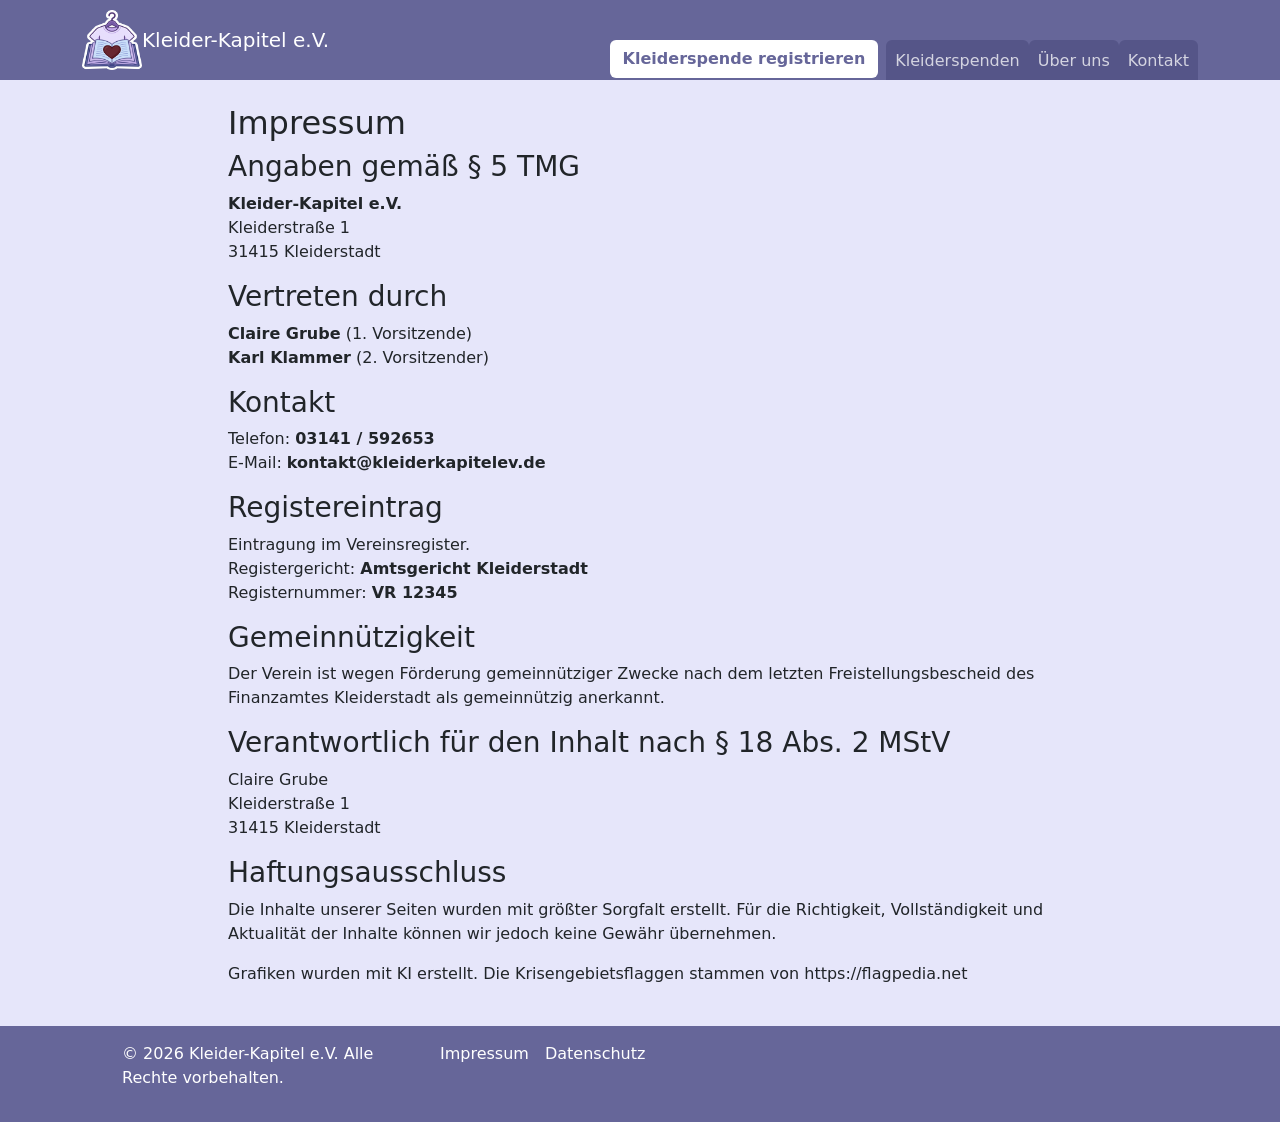
<file: impressum.html>
<!DOCTYPE html>
<html lang="de">
<head>
    <meta charset="UTF-8">
    <meta name="viewport" content="width=device-width, initial-scale=1.0">
    <title>Kleider-Kapitel</title>
    
    <link rel="apple-touch-icon" sizes="180x180" href="img/apple-touch-icon.png">
    <link rel="icon" type="image/png" sizes="32x32" href="img/favicon-32x32.png">
    <link rel="icon" type="image/png" sizes="16x16" href="img/favicon-16x16.png">
    <link rel="manifest" href="/site.webmanifest">
    <link href="https://cdn.jsdelivr.net/npm/bootstrap@5.3.8/dist/css/bootstrap.min.css" rel="stylesheet" integrity="sha384-sRIl4kxILFvY47J16cr9ZwB07vP4J8+LH7qKQnuqkuIAvNWLzeN8tE5YBujZqJLB" crossorigin="anonymous">
    <link rel="stylesheet" href="css/styles.css">
    <script src="js/script.js" defer></script>
</head>
<body>
    <header>
        <nav class="navbar navbar-expand-lg" style="background-color: #666699;">
            <div class="container">
                <a href="index.html">
                    <img src="img/logo-icon.png" alt="" height="60">
                </a>
                <a class="navbar-brand" href="index.html">Kleider-Kapitel e.V.</a>
                <button class="navbar-toggler" type="button" data-bs-toggle="collapse" data-bs-target="#navbarSupportedContent" aria-controls="navbarSupportedContent" aria-expanded="false" aria-label="Toggle navigation">
                    <span class="navbar-toggler-icon"></span>
                </button>
                <div class="collapse navbar-collapse" id="navbarSupportedContent">
                    <ul class="navbar-nav justify-content-end nav-tabs ms-auto mb-2 mb-lg-0">
                        <li class="nav-item me-2">
                            <a class="btn my-auto" style="background-color: white; color: #666699;" href="formular.html"><strong>Kleiderspende registrieren</strong></a>
                        </li>
                        <li class="nav-item">
                            <a class="nav-link" href="index.html">Kleiderspenden</a>
                        </li>
                        <li class="nav-item">
                            <a class="nav-link" href="ueber-uns.html">Über uns</a>
                        </li>
                        <li class="nav-item">
                            <a class="nav-link" href="kontakt.html">Kontakt</a>
                        </li>
                    </ul>
                </div>
            </div>
        </nav>
    </header>
    <main class="px-3">
        <div class="row justify-content-center">
            <div class="col-lg-8">
                <h2>Impressum</h2>

                <h3>Angaben gemäß § 5 TMG</h3>
                <p>
                <strong>Kleider-Kapitel e.V.</strong><br>
                Kleiderstraße 1<br>
                31415 Kleiderstadt
                </p>

                <h3>Vertreten durch</h3>
                <p>
                <strong>Claire Grube</strong> (1. Vorsitzende)<br>
                <strong>Karl Klammer</strong> (2. Vorsitzender)
                </p>

                <h3>Kontakt</h3>
                <p>
                Telefon: <strong>03141 / 592653</strong><br>
                E-Mail: <strong>kontakt@kleiderkapitelev.de</strong>
                </p>

                <h3>Registereintrag</h3>
                <p>
                Eintragung im Vereinsregister.<br>
                Registergericht: <strong>Amtsgericht Kleiderstadt</strong><br>
                Registernummer: <strong>VR 12345</strong>
                </p>

                <h3>Gemeinnützigkeit</h3>
                <p>
                Der Verein ist wegen Förderung gemeinnütziger Zwecke nach dem letzten Freistellungsbescheid des Finanzamtes Kleiderstadt als gemeinnützig anerkannt.
                </p>

                <h3>Verantwortlich für den Inhalt nach § 18 Abs. 2 MStV</h3>
                <p>
                Claire Grube<br>
                Kleiderstraße 1<br>
                31415 Kleiderstadt
                </p>

                <h3>Haftungsausschluss</h3>
                <p>
                Die Inhalte unserer Seiten wurden mit größter Sorgfalt erstellt. Für die Richtigkeit, Vollständigkeit und Aktualität der Inhalte können wir jedoch keine Gewähr übernehmen.
                </p>
                <p>Grafiken wurden mit KI erstellt. Die Krisengebietsflaggen stammen von https://flagpedia.net</p>
            </div>
        </div>
    </main>
    <footer class="px-3">
        <div class="row justify-content-center">
            <div class="col-md-3">
                <p>&copy; 2026 Kleider-Kapitel e.V. Alle Rechte vorbehalten.</p>
            </div>
            <div class="col-md-7">
                <nav>
                    <ul class="list-unstyled d-flex gap-3">
                        <li><a href="impressum.html">Impressum</a></li>
                        <li><a href="datenschutz.html">Datenschutz</a></li>
                    </ul>
                </nav>
            </div>
        </div>
    </footer>
    <script src="https://cdn.jsdelivr.net/npm/bootstrap@5.3.8/dist/js/bootstrap.bundle.min.js" integrity="sha384-FKyoEForCGlyvwx9Hj09JcYn3nv7wiPVlz7YYwJrWVcXK/BmnVDxM+D2scQbITxI" crossorigin="anonymous"></script>
</body>
</html>
</file>
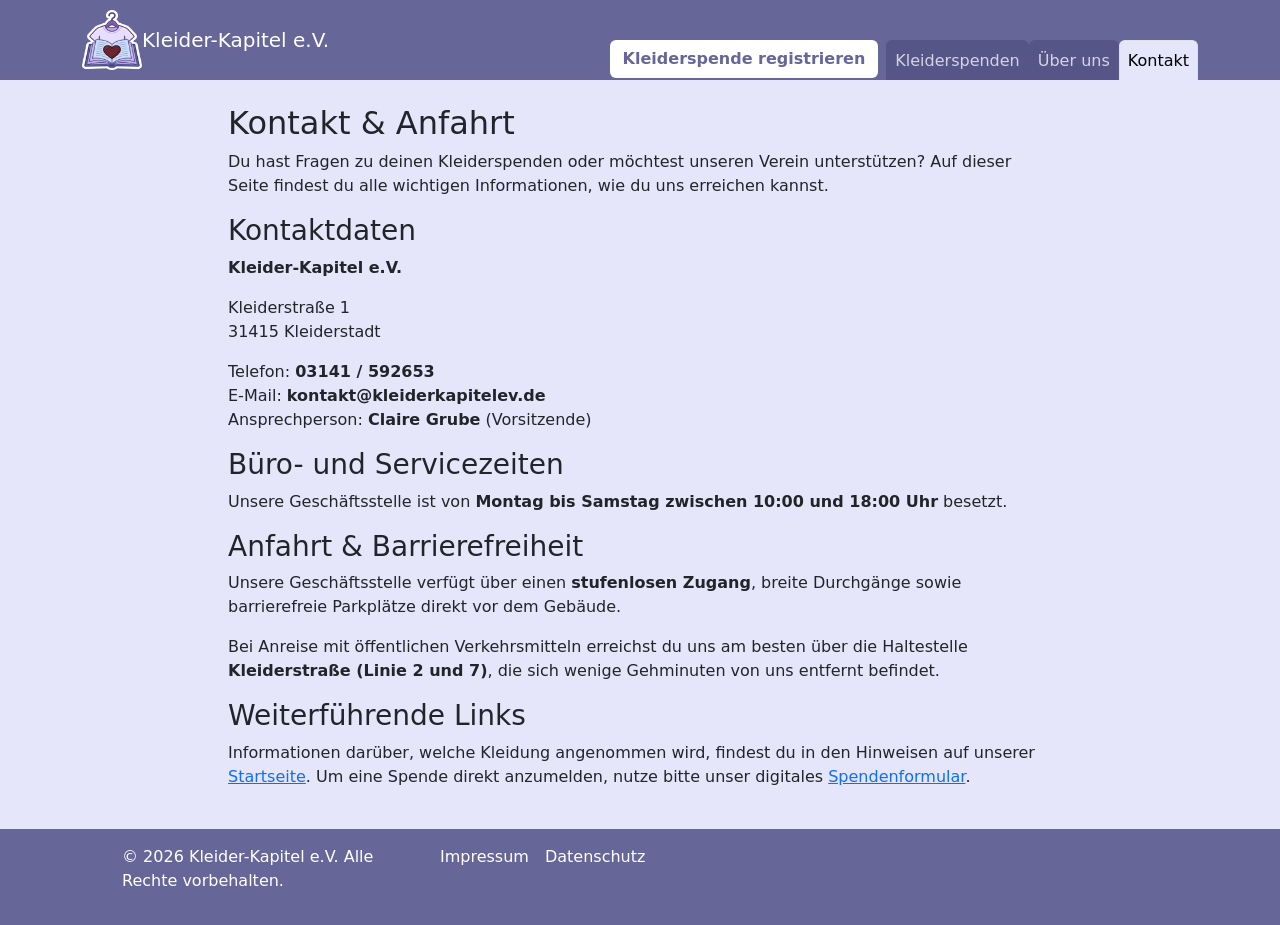
<file: kontakt.html>
<!DOCTYPE html>
<html lang="de">
<head>
    <meta charset="UTF-8">
    <meta name="viewport" content="width=device-width, initial-scale=1.0">
    <title>Kleider-Kapitel</title>
    
    <link rel="apple-touch-icon" sizes="180x180" href="img/apple-touch-icon.png">
    <link rel="icon" type="image/png" sizes="32x32" href="img/favicon-32x32.png">
    <link rel="icon" type="image/png" sizes="16x16" href="img/favicon-16x16.png">
    <link rel="manifest" href="/site.webmanifest">
    <link href="https://cdn.jsdelivr.net/npm/bootstrap@5.3.8/dist/css/bootstrap.min.css" rel="stylesheet" integrity="sha384-sRIl4kxILFvY47J16cr9ZwB07vP4J8+LH7qKQnuqkuIAvNWLzeN8tE5YBujZqJLB" crossorigin="anonymous">
    <link rel="stylesheet" href="css/styles.css">
    <script src="js/script.js" defer></script>
</head>
<body>
    <header>
        <nav class="navbar navbar-expand-lg" style="background-color: #666699;">
            <div class="container">
                <a href="index.html">
                    <img src="img/logo-icon.png" alt="" height="60">
                </a>
                <a class="navbar-brand" href="index.html">Kleider-Kapitel e.V.</a>
                <button class="navbar-toggler" type="button" data-bs-toggle="collapse" data-bs-target="#navbarSupportedContent" aria-controls="navbarSupportedContent" aria-expanded="false" aria-label="Toggle navigation">
                    <span class="navbar-toggler-icon"></span>
                </button>
                <div class="collapse navbar-collapse" id="navbarSupportedContent">
                    <ul class="navbar-nav justify-content-end nav-tabs ms-auto mb-2 mb-lg-0">
                        <li class="nav-item me-2">
                            <a class="btn my-auto" style="background-color: white; color: #666699;" href="formular.html"><strong>Kleiderspende registrieren</strong></a>
                        </li>
                        <li class="nav-item">
                            <a class="nav-link" href="index.html">Kleiderspenden</a>
                        </li>
                        <li class="nav-item">
                            <a class="nav-link" href="ueber-uns.html">Über uns</a>
                        </li>
                        <li class="nav-item">
                            <a class="nav-link active" aria-current="page" href="kontakt.html">Kontakt</a>
                        </li>
                    </ul>
                </div>
            </div>
        </nav>
    </header>
    <main class="px-3">
        <div class="row justify-content-center">
            <div class="col-lg-8">
                <h2>Kontakt &amp; Anfahrt</h2>
                <p>
                Du hast Fragen zu deinen Kleiderspenden oder möchtest unseren Verein unterstützen? Auf dieser Seite findest du alle wichtigen Informationen, wie du uns erreichen kannst.
                </p>

                <h3>Kontaktdaten</h3>
                <p>
                <strong>Kleider-Kapitel e.V.</strong><p>
                Kleiderstraße 1<br>
                31415 Kleiderstadt
                </p>
                <p>
                Telefon: <strong>03141 / 592653</strong><br>
                E-Mail: <strong>kontakt@kleiderkapitelev.de</strong><br>
                Ansprechperson: <strong>Claire Grube</strong> (Vorsitzende)
                </p>

                <h3>Büro- und Servicezeiten</h3>
                <p>
                Unsere Geschäftsstelle ist von <strong>Montag bis Samstag zwischen 10:00 und 18:00 Uhr</strong> besetzt. 
                </p>

                <h3>Anfahrt &amp; Barrierefreiheit</h3>
                <p>
                Unsere Geschäftsstelle verfügt über einen <strong>stufenlosen Zugang</strong>, breite Durchgänge sowie barrierefreie Parkplätze direkt vor dem Gebäude. 
                </p>
                <p>
                Bei Anreise mit öffentlichen Verkehrsmitteln erreichst du uns am besten über die Haltestelle <strong>Kleiderstraße (Linie 2 und 7)</strong>, die sich wenige Gehminuten von uns entfernt befindet.
                </p>

                <h3>Weiterführende Links</h3>
                <p>
                Informationen darüber, welche Kleidung angenommen wird, findest du in den Hinweisen auf unserer <a href="index.html">Startseite</a>. Um eine Spende direkt anzumelden, nutze bitte unser digitales <a href="formular.html">Spendenformular</a>.
                </p>
            </div>
        </div>
    </main>
    <footer class="px-3">
        <div class="row justify-content-center">
            <div class="col-md-3">
                <p>&copy; 2026 Kleider-Kapitel e.V. Alle Rechte vorbehalten.</p>
            </div>
            <div class="col-md-7">
                <nav>
                    <ul class="list-unstyled d-flex gap-3">
                        <li><a href="impressum.html">Impressum</a></li>
                        <li><a href="datenschutz.html">Datenschutz</a></li>
                    </ul>
                </nav>
            </div>
        </div>
    </footer>
    <script src="https://cdn.jsdelivr.net/npm/bootstrap@5.3.8/dist/js/bootstrap.bundle.min.js" integrity="sha384-FKyoEForCGlyvwx9Hj09JcYn3nv7wiPVlz7YYwJrWVcXK/BmnVDxM+D2scQbITxI" crossorigin="anonymous"></script>
</body>
</html>
</file>
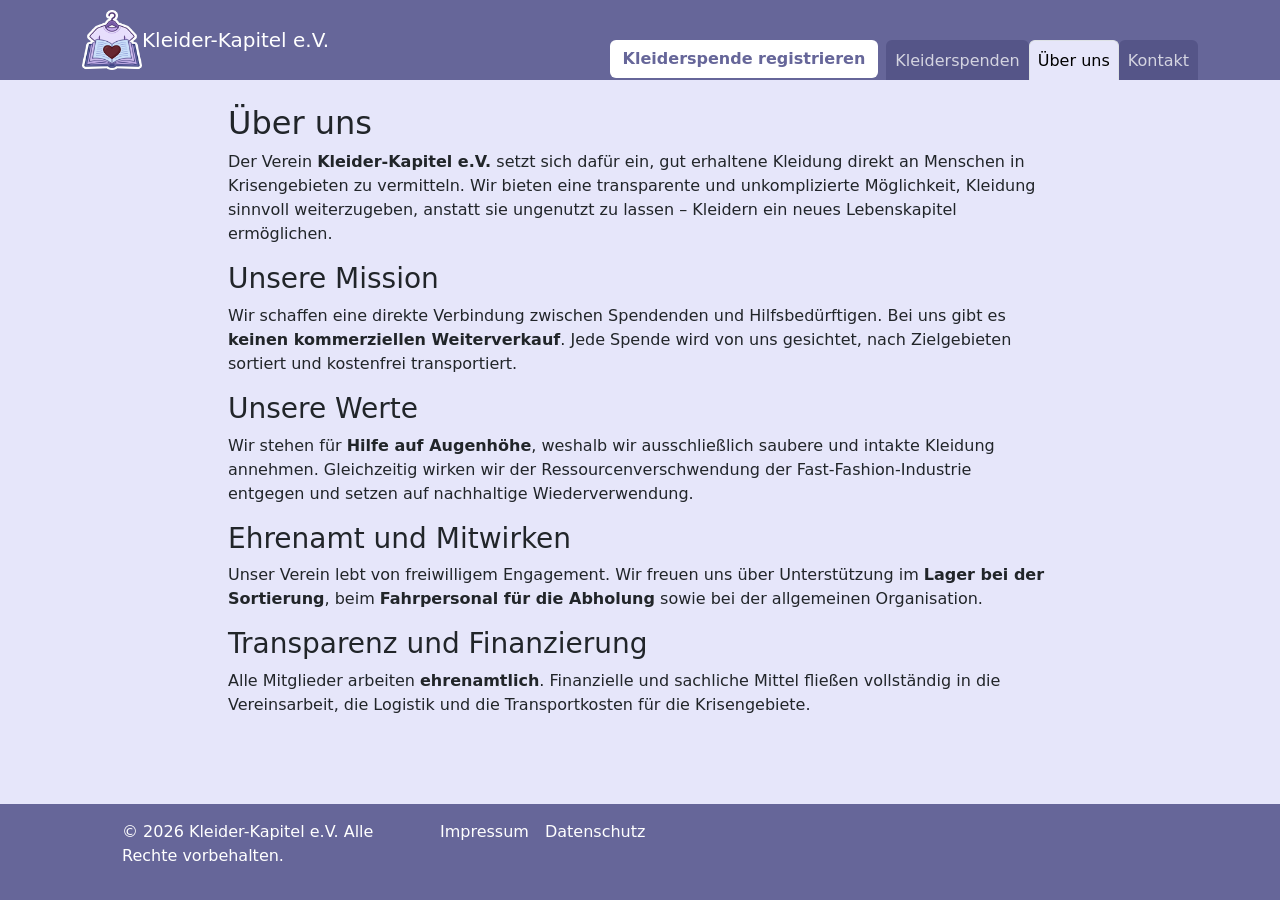
<file: ueber-uns.html>
<!DOCTYPE html>
<html lang="de">
<head>
    <meta charset="UTF-8">
    <meta name="viewport" content="width=device-width, initial-scale=1.0">
    <title>Kleider-Kapitel</title>
    
    <link rel="apple-touch-icon" sizes="180x180" href="img/apple-touch-icon.png">
    <link rel="icon" type="image/png" sizes="32x32" href="img/favicon-32x32.png">
    <link rel="icon" type="image/png" sizes="16x16" href="img/favicon-16x16.png">
    <link rel="manifest" href="/site.webmanifest">
    <link href="https://cdn.jsdelivr.net/npm/bootstrap@5.3.8/dist/css/bootstrap.min.css" rel="stylesheet" integrity="sha384-sRIl4kxILFvY47J16cr9ZwB07vP4J8+LH7qKQnuqkuIAvNWLzeN8tE5YBujZqJLB" crossorigin="anonymous">
    <link rel="stylesheet" href="css/styles.css">
    <script src="js/script.js" defer></script>
</head>
<body>
    <header>
        <nav class="navbar navbar-expand-lg" style="background-color: #666699;">
            <div class="container">
                <a href="index.html">
                    <img src="img/logo-icon.png" alt="" height="60">
                </a>
                <a class="navbar-brand" href="index.html">Kleider-Kapitel e.V.</a>
                <button class="navbar-toggler" type="button" data-bs-toggle="collapse" data-bs-target="#navbarSupportedContent" aria-controls="navbarSupportedContent" aria-expanded="false" aria-label="Toggle navigation">
                    <span class="navbar-toggler-icon"></span>
                </button>
                <div class="collapse navbar-collapse" id="navbarSupportedContent">
                    <ul class="navbar-nav justify-content-end nav-tabs ms-auto mb-2 mb-lg-0">
                        <li class="nav-item me-2">
                            <a class="btn my-auto" style="background-color: white; color: #666699;" href="formular.html"><strong>Kleiderspende registrieren</strong></a>
                        </li>
                        <li class="nav-item">
                            <a class="nav-link" href="index.html">Kleiderspenden</a>
                        </li>
                        <li class="nav-item">
                            <a class="nav-link active" aria-current="page" href="ueber-uns.html">Über uns</a>
                        </li>
                        <li class="nav-item">
                            <a class="nav-link" href="kontakt.html">Kontakt</a>
                        </li>
                    </ul>
                </div>
            </div>
        </nav>
    </header>
    <main class="px-3">
        <div class="row justify-content-center">
            <div class="col-lg-8">
                <h2>Über uns</h2>
                <p>
                Der Verein <strong>Kleider-Kapitel e.V.</strong> setzt sich dafür ein, gut erhaltene Kleidung direkt an Menschen in Krisengebieten zu vermitteln. Wir bieten eine transparente und unkomplizierte Möglichkeit, Kleidung sinnvoll weiterzugeben, anstatt sie ungenutzt zu lassen – Kleidern ein neues Lebenskapitel ermöglichen.
                </p>

                <h3>Unsere Mission</h3>
                <p>
                Wir schaffen eine direkte Verbindung zwischen Spendenden und Hilfsbedürftigen. Bei uns gibt es <strong>keinen kommerziellen Weiterverkauf</strong>. Jede Spende wird von uns gesichtet, nach Zielgebieten sortiert und kostenfrei transportiert.
                </p>

                <h3>Unsere Werte</h3>
                <p>
                Wir stehen für <strong>Hilfe auf Augenhöhe</strong>, weshalb wir ausschließlich saubere und intakte Kleidung annehmen. Gleichzeitig wirken wir der Ressourcenverschwendung der Fast-Fashion-Industrie entgegen und setzen auf nachhaltige Wiederverwendung.
                </p>

                <h3>Ehrenamt und Mitwirken</h3>
                <p>
                Unser Verein lebt von freiwilligem Engagement. Wir freuen uns über Unterstützung im <strong>Lager bei der Sortierung</strong>, beim <strong>Fahrpersonal für die Abholung</strong> sowie bei der allgemeinen Organisation.
                </p>

                <h3>Transparenz und Finanzierung</h3>
                <p>
                Alle Mitglieder arbeiten <strong>ehrenamtlich</strong>. Finanzielle und sachliche Mittel fließen vollständig in die Vereinsarbeit, die Logistik und die Transportkosten für die Krisengebiete.
                </p>
            </div>
        </div>
    </main>
    <footer class="px-3">
        <div class="row justify-content-center">
            <div class="col-md-3">
                <p>&copy; 2026 Kleider-Kapitel e.V. Alle Rechte vorbehalten.</p>
            </div>
            <div class="col-md-7">
                <nav>
                    <ul class="list-unstyled d-flex gap-3">
                        <li><a href="impressum.html">Impressum</a></li>
                        <li><a href="datenschutz.html">Datenschutz</a></li>
                    </ul>
                </nav>
            </div>
        </div>
    </footer>
    <script src="https://cdn.jsdelivr.net/npm/bootstrap@5.3.8/dist/js/bootstrap.bundle.min.js" integrity="sha384-FKyoEForCGlyvwx9Hj09JcYn3nv7wiPVlz7YYwJrWVcXK/BmnVDxM+D2scQbITxI" crossorigin="anonymous"></script>
</body>
</html>
</file>
<file: css/styles.css>
/* Verhindert horizontales Scrollen, wenn breiter als Bildschirm */
html, body {
    overflow-x: hidden;
}

body {
    background-color: lavender;
    display: flex;                                  /* Flexcontainer, Body-Elemente aneinander geordnet */
    flex-direction: column;                         /* Body-Elemente angeordnet wie in einer Spalte von oben nach unten */
    min-height: 100vh;                              /* 100% Bildschirmhöhe (vh=viewport height) */
}

/* NAVIGATIONSLEISTE IM HEADER */
.navbar {
    padding-top: 0;
    padding-bottom: 0;
    min-height: 80px;
    align-items: stretch;
    border-color: transparent;
    border-bottom: none;
    overflow-x: hidden;
}
/* Navbrand = Logo und Titel */
.navbar-brand {
    color: white;
    align-self: center;
}
/* Navbar Hamburgermenü */
.navbar .navbar-collapse {
    align-self: flex-end;
    background-color: transparent;
    border-bottom: none;
}
.navbar .nav-tabs {
    border-bottom: none;                            /* keine untere Linie bei Tabs */
    border-color: transparent;                      /* farbloser Tabrand */
}
/* inaktive Tabs */
.navbar .nav-tabs .nav-link {
    background-color: #555588;                    /* Hintergrund dunkler als Header */
    color: rgba(255, 255, 255, 0.75);             /* Text leicht ausgegraut, 75% Deckkraft */
    border-bottom: none;
}
/* aktiver Tab */
.navbar .nav-tabs .nav-link.active {
    background-color: lavender;                     /* Hintergrund wie Main für aktive Register Optik */
    color: black;                                   /* Schriftfarbe schwarz */                 
    border-bottom: none;
}


/* MAIN = Content-Bereich */
main {
    padding-top: 1.5rem;                            /* Abstand von Main zu Header */
    flex: 1;                                        /* gesamte freie Fläche mit Main ausfüllen, damit Footer ganz unten positioniert ist */
}

/* HINWEISZETTEL */
#hinweise-content {
    background-color: #faf9a9;                    /* gelber Hintergrund angelehnt an Post-Its */
    padding: 1.5rem;
    border-radius: 4px;                             /* abgerundete Ecken */
    box-shadow: 3px 3px 8px rgba(0,0,0,0.15);     /* Schatten um Hinweiszettel */
    transform: rotate(-1deg);                       /* Drehung um -1 Grad */
    position: relative;                             /* damit Pinnadel am Zettel anstatt im Browser fixiert wird */
}
/* Pinnadel */
#hinweise-content::before {
    content: '';
    width: 14px;
    height: 14px;
    background-color: #666699;
    border-radius: 50%;
    position: absolute;                             /* um Pinnadel an Hinweiszettel zu fixieren */
    top: -7px;
    left: 50%;                                      /* linksbündig an Mittellinie(50%) vom Zettel ausgerichtet */
    transform: translateX(-50%);                    /* Pinnadel um die Hälfte(50%) der eigenen Breite horizontal nach links verschieben */
}

/* CARDS ALLGEMEIN */
/* Karte standardmäßig weiß ohne Rand, abgerundete Ecken, Hintergrundbilder ragen nicht über Kartenform */
.card {
    background-color: white;
    border: none;
    border-radius: 5%;
    overflow-x: hidden;
    transition: background-color 0.2s;
}
/* falls Bild nicht lädt, hat ausgewählte Karte eine andere Basisfarbe */
.card.selected {
    background-color: #9999CC;
}
/* Karte kriegt nach Auswählen lila Overlay und Schriftfarbe weiß*/
.card.selected .card-title,
.card.selected .card-text {
    color: white;
}
.card.selected .card-body {
    background: rgba(102, 102, 153, 0.9);
}
/* normaler Mauszeiger, wenn Karte nicht anklickbar */
.disabled-card {
    pointer-events: none;
}
/* anderer Mauszeiger bei Eingabefeld in Karte (PLZ-Feld bei Abholoption) */
.disabled-card input {
    pointer-events: all;
}

/* ausgegrauter Text, wenn Karte nicht anklickbar */
.disabled-card .card-title,
.disabled-card .card-text {
    color: #999;
}
/* Hinweistext zur PLZ-EIngabe für Validierung nicht ausgegraut */
.disabled-card #plzHinweis {
    color: #333;
}

/* CARDS SPENDENMETHODE */
/* Hintergrund = Bild, voll ausgefüllt, zentriert, weißes Overlay für Kontrast zum Text */
.card-spendenmethode {
    background-size: cover;
    background-position: center;
    aspect-ratio: 3/2;
    min-height: unset;
}
.card-spendenmethode .card-body {
    background: rgba(255,255,255,0.85);
}
.card-uebergabe {
    background-image: url('../img/uebergabe.png');  
}
.card-abholung {
    background-image: url('../img/abholung.png');
}

/* CARDS KLEIDERART */
/* Kartenhintergrund = Bild, voll ausgefüllt, unten ausgerichtet, weißes Overlay für Kontrast zum Kartentext */
.card-kleiderart {
    background-size: cover;
    background-position: bottom;
    aspect-ratio: 3/2;
    min-height: unset;
}
.card-kleiderart .card-body {
    background: rgba(255,255,255,0.5);
}
.card-herrenbekleidung {
    background-image: url('../img/herren.png');  
}
.card-damenbekleidung {
    background-image: url('../img/damen.png');
}
.card-kinderbekleidung {
    background-image: url('../img/kinder.png');
}
.card-accessoires {
    background-image: url('../img/accessoires.png');
}
.card-schuhe {
    background-image: url('../img/schuhe.png');
}
.card-decken {
    background-image: url('../img/decken.png');
}

/* CARDS KRISENGEBIETE */
/* Kartenhintergrund = Bild, voll ausgefüllt, unten ausgerichtet, weißes Overlay */
.card-krisengebiet {
    background-size: cover;
    background-position: bottom;
    aspect-ratio: 4/3;
    min-height: unset;
}
.card-krisengebiet .card-body {
    background: rgba(255,255,255,0.75);
}
.card-krisengebiet-deutschland {
    background-image: url('https://flagcdn.com/w320/de.png');
}
.card-krisengebiet-ukraine {
    background-image: url('https://flagcdn.com/w320/ua.png');
}
.card-krisengebiet-sudan {
    background-image: url('https://flagcdn.com/w320/sd.png');
}
.card-krisengebiet-afghanistan {
    background-image: url('https://flagcdn.com/w320/af.png');
}
.card-krisengebiet-syrien {
    background-image: url('https://flagcdn.com/w320/sy.png');
}
.card-krisengebiet-egal {
    background-image: url('../img/logo.png');
}


/* BUTTONS */
/* anklickbarer Button in lila */
.btn-primary {
    background-color: #666699;
    border-color: #666699;
}
/* nicht-anklickbarer Button in weiß mit ausgegrauten Text */
.btn-primary:disabled {
    background-color: white;
    border-color: #ccc;
    color: #999;
    opacity: 1;
}

.form-check-input:checked {
    background-color: #555588;
}

/* FORTSCHRITTSLEISTE */
.fortschrittsleiste {
    display: flex;
    align-items: center;
    margin-bottom: 1.5rem;
}
.schritt {
    display: flex;
    flex-direction: column;
    align-items: center;
    gap: 4px;
}
.kreis {
    width: 36px;
    height: 36px;
    border-radius: 50%;
    display: flex;
    align-items: center;
    justify-content: center;
    font-weight: bold;
    background-color: #ffffff;
    color: #333;
}
.linie {
    flex: 1;
    height: 2px;
    background-color: #ccc;
    margin-bottom: 18px;
}
.schritt.aktiv .kreis {  
    background-color: #666699;
    color: white;
}
.schritt.abgeschlossen .kreis {
    background-color: #9999CC;
    color: white;
}

::placeholder {
    font-style: italic;
}

/* FOOTER */
footer {
    background-color: #666699;
    padding: 1rem 0;
    margin-top: 1.5rem;
    color: white;
}
footer a {
    color: white;
    text-decoration: none;
}

#motto {
    background-color: rgb(255, 255, 255, 0.5);
    border-radius: 12px !important;
    padding: 1.25rem 1.5rem;
}
#unterstuetzung {
    background-color: rgb(255, 255, 255, 0.5);
    border-radius: 12px !important;
    padding: 1.25rem 1.5rem;
}

/* Accordion-Karten Styling */
.accordion-item {
  border-radius: 12px !important;                 /* abgerundete Ecken */
  border: 1px solid #e0e0e0;                      /* dezenter Rand */
  box-shadow: 0 4px 12px rgba(0, 0, 0, 0.05);     /* leichter Schatten */
  margin-bottom: 1rem;                            /* Abstand zwischen den Accordions */
  overflow: hidden;                               /* verhindert unschöne Ecken beim Aufklappen */
}

/* Button/Header innerhalb des Accordions anpassen */
.accordion-button {
  background-color: rgb(255, 255, 255, 0.25);
  color: #2c2c2c;
  font-weight: 600;
  border-radius: 12px !important;
  padding: 1.25rem 1.5rem;
}

/* wenn Text ausgefahren */
.accordion-button:not(.collapsed) {
  background-color: rgb(255, 255, 255, 0.5);
  color: #555588;
  box-shadow: none;
}

.accordion-button:focus {
  box-shadow: none;
}

/* Inhalt beim Aufklappen */
.accordion-body {
  padding: 1.25rem 1.5rem;
  background-color: rgb(255, 255, 255, 0.25);
}



/* HOVEREFFEKTE (WENN MAUS VORHANDEN) */
@media (hover: hover) {
    /* Navigationsleiste im Header */
    .navbar .nav-tabs .nav-link:hover {
        color: white;
        border-color: transparent;
    }
    /* Karte kriegt bei Hover lila Overlay und weiße Schriftfarbe */
    .card:hover .card-title,
    .card:hover .card-text {
        color: white;
    }
    .card:hover .card-body {
        background: rgba(102, 102, 153, 0.9);
    }
    .disabled-card:hover {
        background-color: white;
    }
    /* disabled Karte kriegt weißes Overlay*/
    .disabled-card:hover .card-body {
        background: rgba(255, 255, 255, 0.85);
    }
    .disabled-card:hover .card-title,
    .disabled-card:hover .card-text {
        color: #999;
    }
    /* weißes Overlay, wenn Mauszeiger auf PLZ-Inputfeld bei ABholkarte */
    .card-abholung:has(input:hover) .card-body {
        background: rgba(255, 255, 255, 0.85);
    }
    .card-abholung:has(input:hover) .card-title,
    .card-abholung:has(input:hover) .card-text {
        color: inherit;
    }
    /* Button kriegt dunkleres lila Overflay bei */
    .btn-primary:hover {
        background-color: #555588;
        border-color: #555588;
    }
}



/* ABWEICHUNG BEI SMARTPHONE UND TABLET(PORTRAIT) (max 820px Bildschirmbreite) */
@media (max-width: 820px) {
    /* kleinere Schriftgröße */
    .card-title {
        font-size: 1.1rem;
    }
    .card-text {
        font-size: 0.85rem !important;
    }

    .schritt span {
        font-size: 0.8rem;
    }

    #plz {
        font-size: 0.8rem !important;
        padding: 0.25rem 0.5rem !important;
    }
    label[for="plz"] {
        font-size: 0.8rem !important;
        margin-bottom: 0.1rem !important;
    }
}

@media (min-width: 992px) {
    .navbar .navbar-collapse {
        display: flex;
        align-items: flex-end;
        background-color: transparent;
        border-bottom: none;
    }
}
</file>
